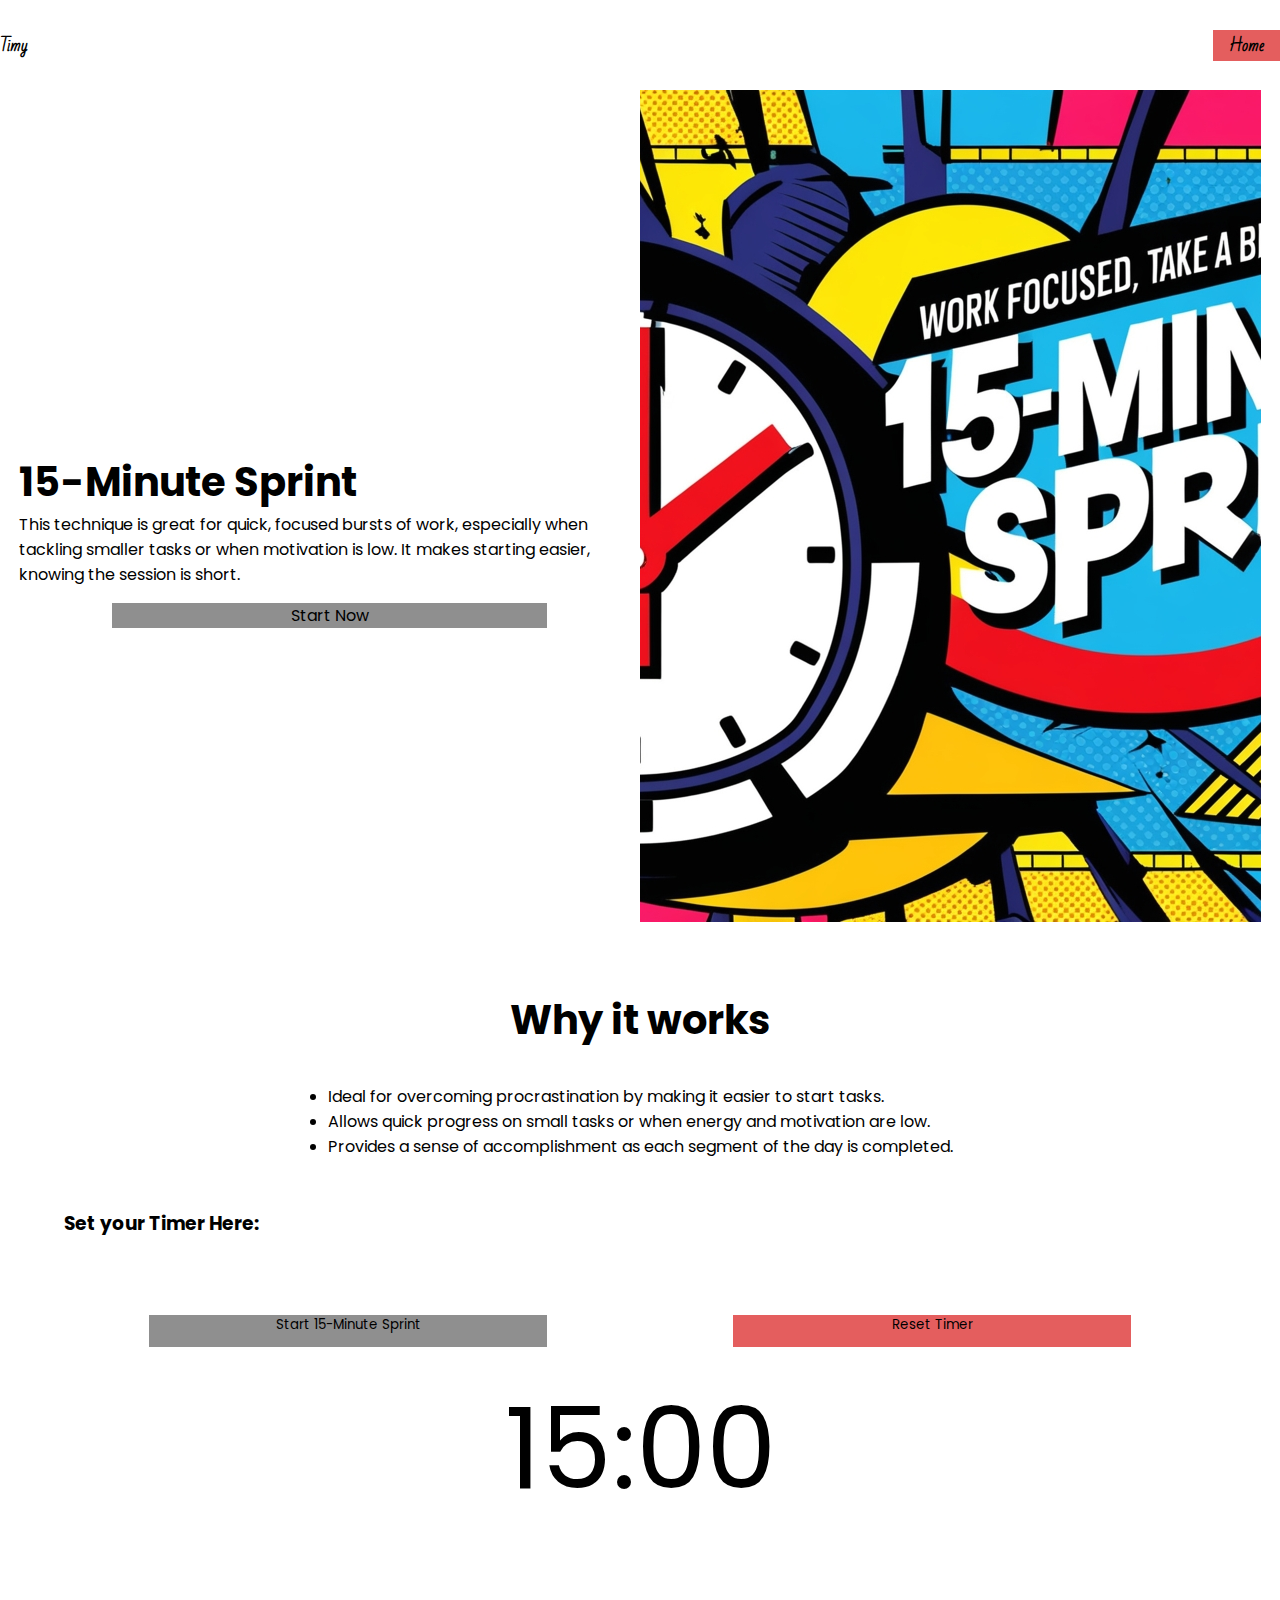
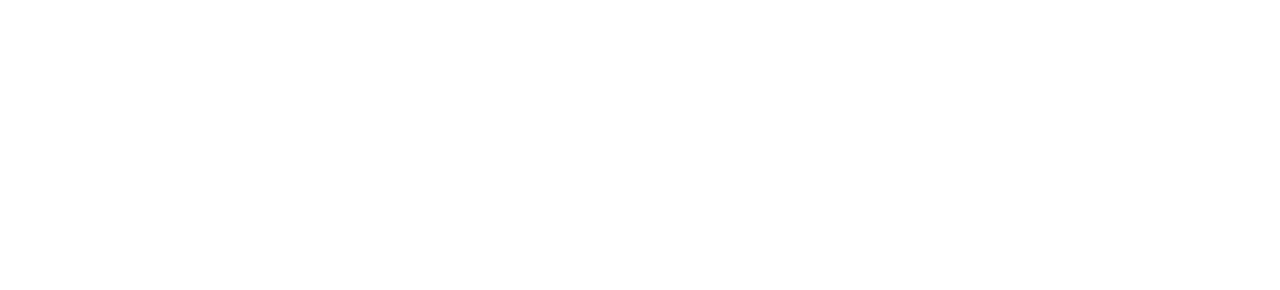
<file: timy/pages/15-minute.html>
<!DOCTYPE html>
<html lang="en">
<head>
    <meta charset="UTF-8">
    <meta name="viewport" content="width=device-width, initial-scale=1.0">
    <title>15-minute Technique</title>
   <link rel="stylesheet" href="pages.css">
</head>

<body>
    <header>
        <div class="logo">
             Timy
        </div>
        <nav>
             <a href="../index.html" class="home-btn">Home</a>
        </nav>
        
  </header>
    <section class="landing-page">
        <div class="landing-page-content">
            <h1>15-Minute Sprint</h1>
            <p>This technique is great for quick, focused bursts of work, 
            especially when tackling smaller tasks or when motivation is low.
            It makes starting easier, knowing the session is short.</p>
            
            <a href="#main-page" class="btn"> Start Now</a>

        </div>

        <div class="landing-page-image">
            <img src="../images/15-minute.jpg" alt="">
        </div>


    </section>

    <section id ="main-page">
        <h4>Why it works</h4>
        <ul>
            <li>Ideal for overcoming procrastination by making it easier to start tasks.</li>
            <li>Allows quick progress on small tasks or when energy and motivation are low.</li>
            <li>Provides a sense of accomplishment as each segment of the day is completed.</li>
         </ul>

         <h3>Set your Timer Here:</h3>

         <br>

         <div class="grid-container">

         <button onclick="startSprint()">Start 15-Minute Sprint</button>
         <button onclick="resetTimer()"class="reset">Reset Timer</button>

         </div>

         <div class="timer" id="timer">15:00</div>
    </section>
     
         <script src="15min-sprint-timer.js"></script>
</body>
</html>
</file>
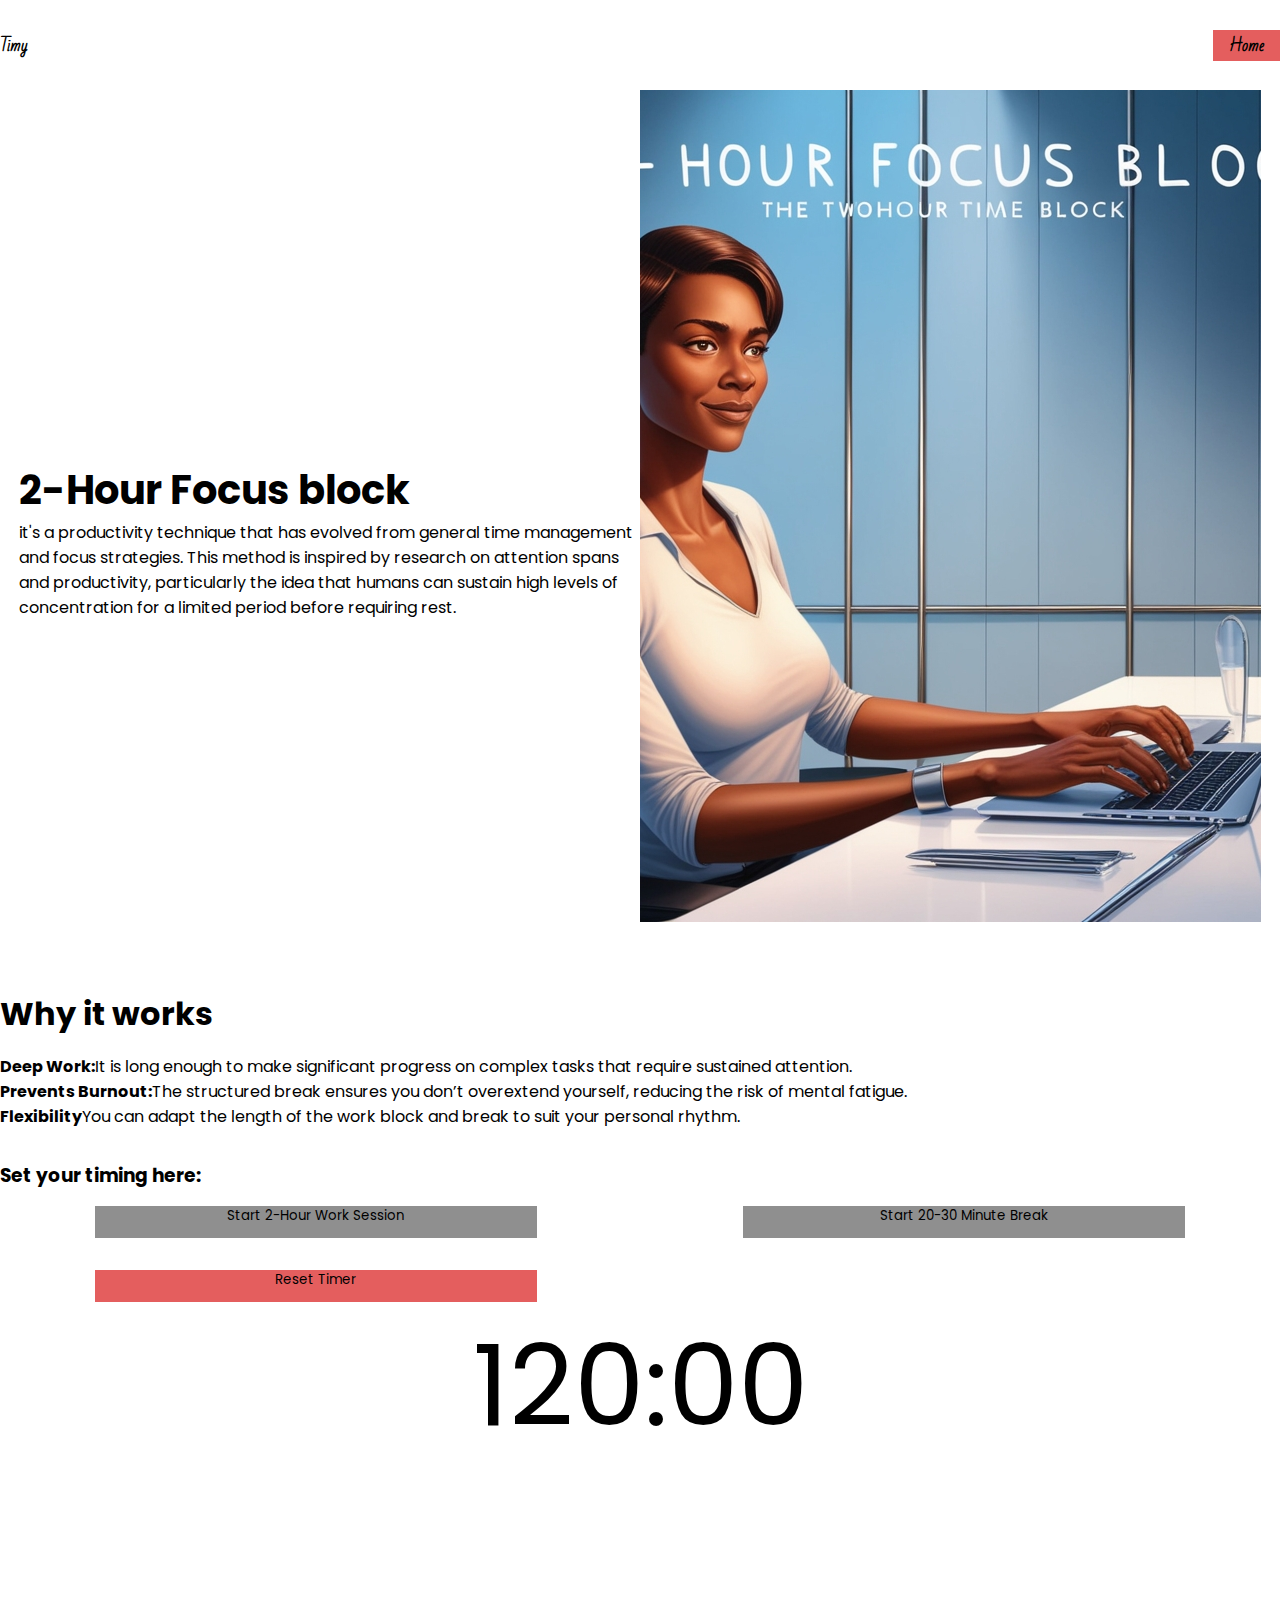
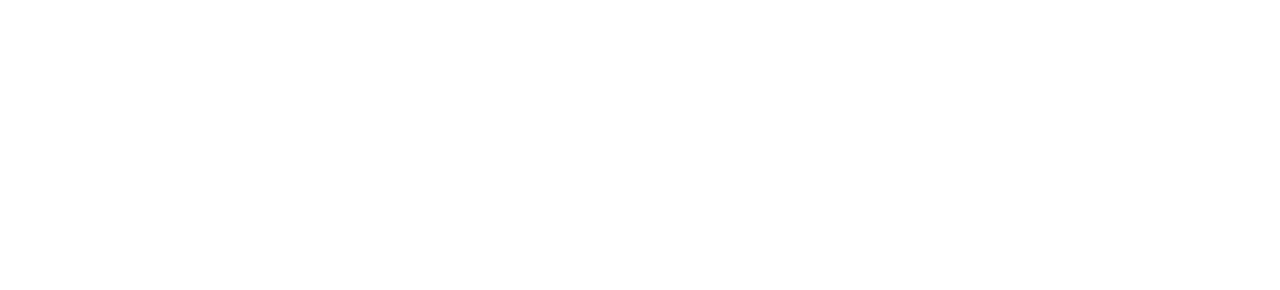
<file: timy/pages/2-hour.html>
<!DOCTYPE html>
<html lang="en">
<head>
    <meta charset="UTF-8">
    <meta name="viewport" content="width=device-width, initial-scale=1.0">
    <title>2-Hour Focus block</title>
    <link rel="stylesheet" href="pages.css">
    
</head>

<body>

    <header>
        <div class="logo">
             Timy
        </div>
        <nav>
             <a href="../index.html" class="home-btn">Home</a>
        </nav>
        
  </header>
  
    <section class="landing-page">

        <div class="landing-page-content">
            <h1>2-Hour Focus block</h1>

            <p>it's a productivity technique that has evolved from general time management and focus strategies.
            This method is inspired by research on attention spans and productivity, particularly the idea
            that humans can sustain high levels of concentration for a limited period before requiring rest.</p>

        </div>

        <div class="landing-page-image">
            <img src="../images/2-hr.jpg" alt="">
        </div>

    </section>
    
     
    <section class="main-page">
        <h4>Why it works</h4>

        <ul>
            <li><b>Deep Work:</b>It is long enough to make significant progress on complex tasks that require sustained attention.</li>
            <li><b>Prevents Burnout:</b>The structured break ensures you don’t overextend yourself, reducing the risk of mental fatigue.</li>
            <li><b>Flexibility</b>You can adapt the length of the work block and break to suit your personal rhythm.</li>
        </ul>

        <h3>Set your timing here:</h3>

        <div class="grid-container">

            <button onclick="startWorkSession()">Start 2-Hour Work Session</button>
            <button onclick="startBreak()">Start 20-30 Minute Break</button>
            <button onclick="resetTimer()"class="reset">Reset Timer</button>

        </div>

        <div class="timer" id="timer">120:00</div>

    </section>

    <script src="2hour-focus-timer.js"></script>
</body>
</html>
</file>
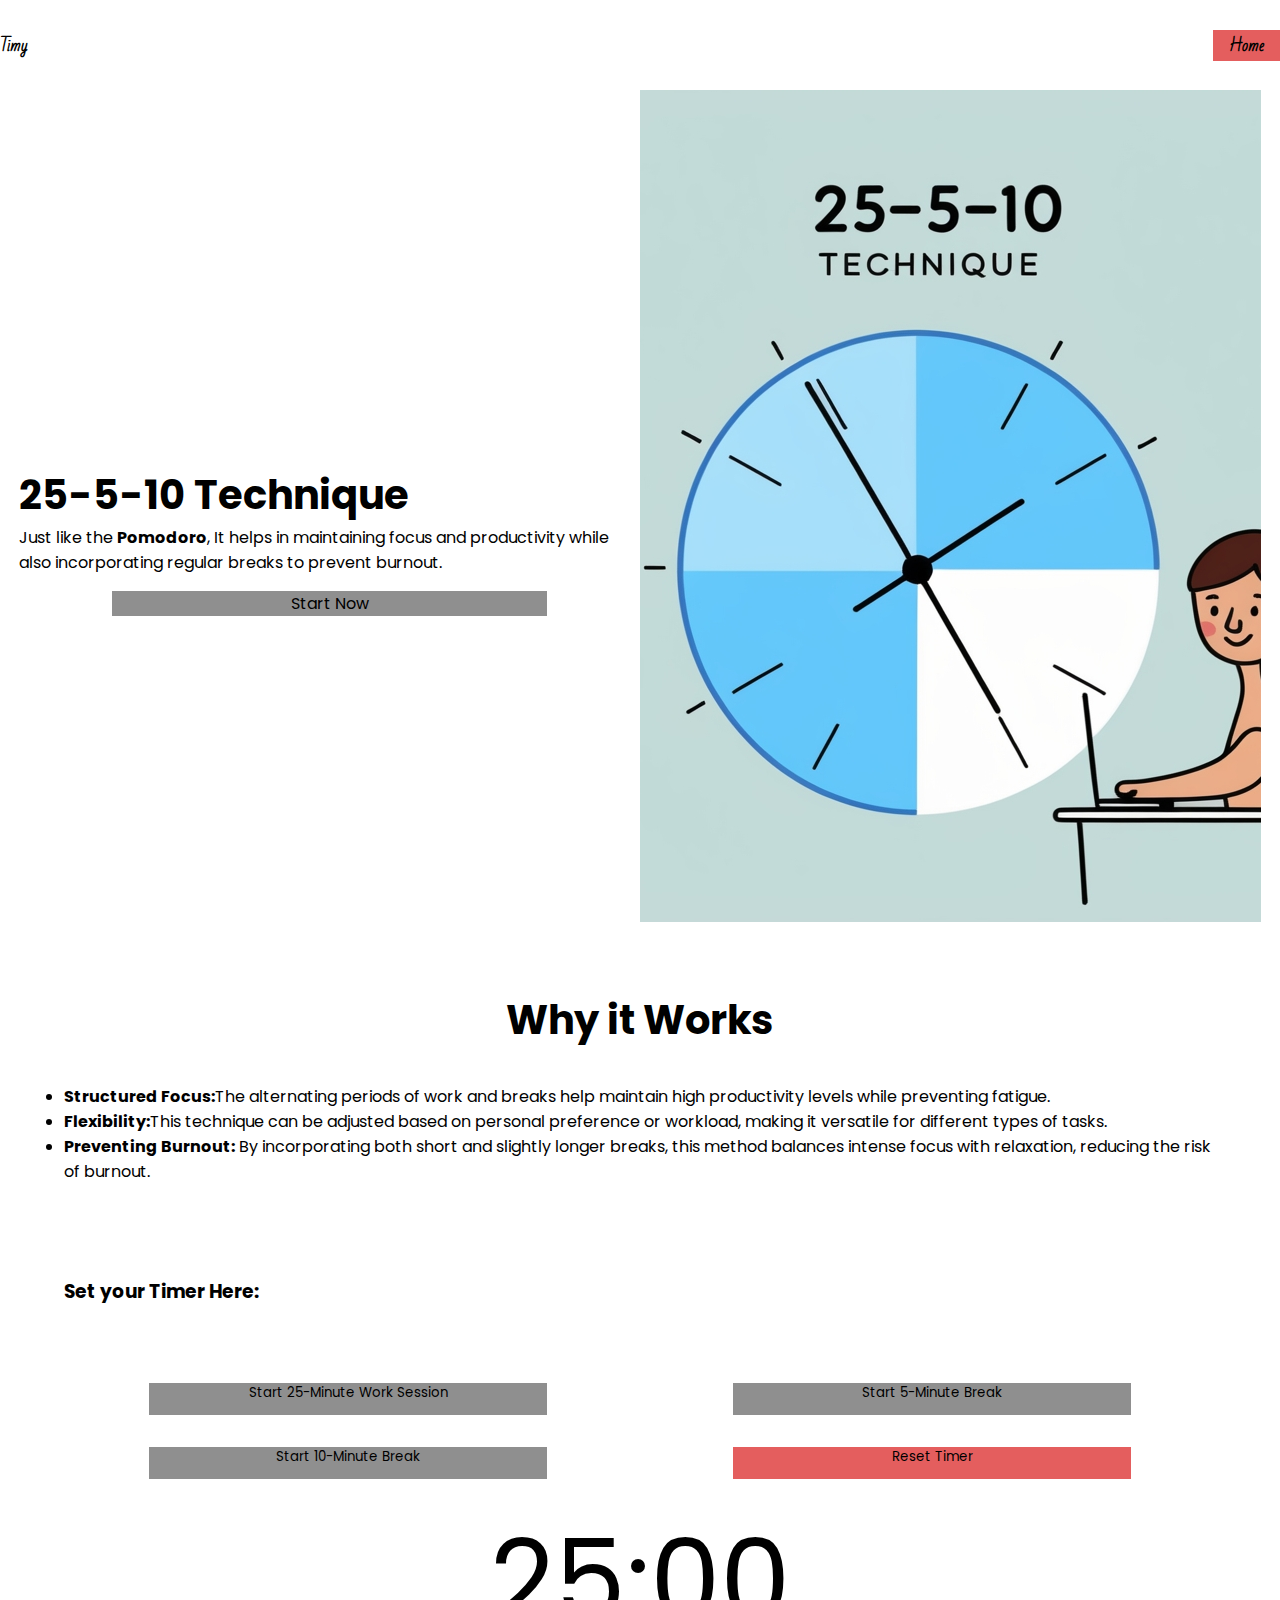
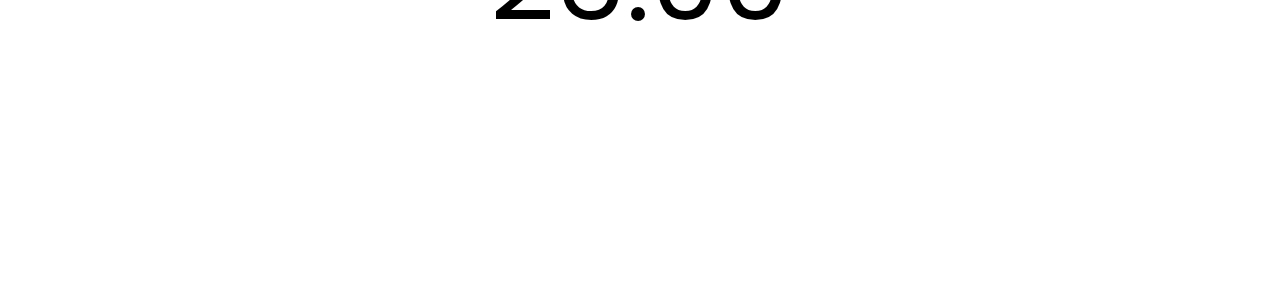
<file: timy/pages/25-5.html>
<!DOCTYPE html>
<html lang="en">
<head>
    <meta charset="UTF-8">
    <meta name="viewport" content="width=device-width, initial-scale=1.0">
    <title>25-5-10 Technique</title>
    <link rel="stylesheet" href="pages.css">
</head>

<body>

    <header>
        <div class="logo">
             Timy
        </div>
        <nav>
             <a href="../index.html" class="home-btn">Home</a>
        </nav>
        
  </header>
    <section class="landing-page">

        <div class="landing-page-content">
            <h1>25-5-10 Technique</h1>
            <p>Just like the <b>Pomodoro</b>,  It helps in maintaining focus and productivity
            while also incorporating regular breaks to prevent burnout.</p>

            <a href="#main-page" class="btn"> Start Now</a>
        </div>

        <div class="landing-page-image">
            <img src="../images/25-5-10.jpg" alt="">
        </div>
    </section>  
    <section id ="main-page">
        <h4>Why it Works</h4>
        <ul>
            <li><b>Structured Focus:</b>The alternating periods of work and breaks help maintain
                high productivity levels while preventing fatigue.</li>
            <li><b>Flexibility:</b>This technique can be adjusted based on personal preference or workload,
                making it versatile for different types of tasks.</li>
            <li><b>Preventing Burnout:</b> By incorporating both short and slightly longer breaks, 
                this method balances intense focus with relaxation, reducing the risk of burnout.</li>
        </ul>

        <br>
        <h3>Set your Timer Here:</h3>
        <br>
        
        <div class="grid-container">
            <button onclick="start25MinuteWorkSession()">Start 25-Minute Work Session</button>
            <button onclick="start5MinuteBreak()">Start 5-Minute Break</button>
            <button onclick="start10MinuteBreak()">Start 10-Minute Break</button>
            <button onclick="resetTimer()"class="reset">Reset Timer</button>
        </div>

        <div class="timer" id="timer">25:00</div>
    </section>

    <script src="25-5-10-timer.js"></script>

</body>
</html>
</file>
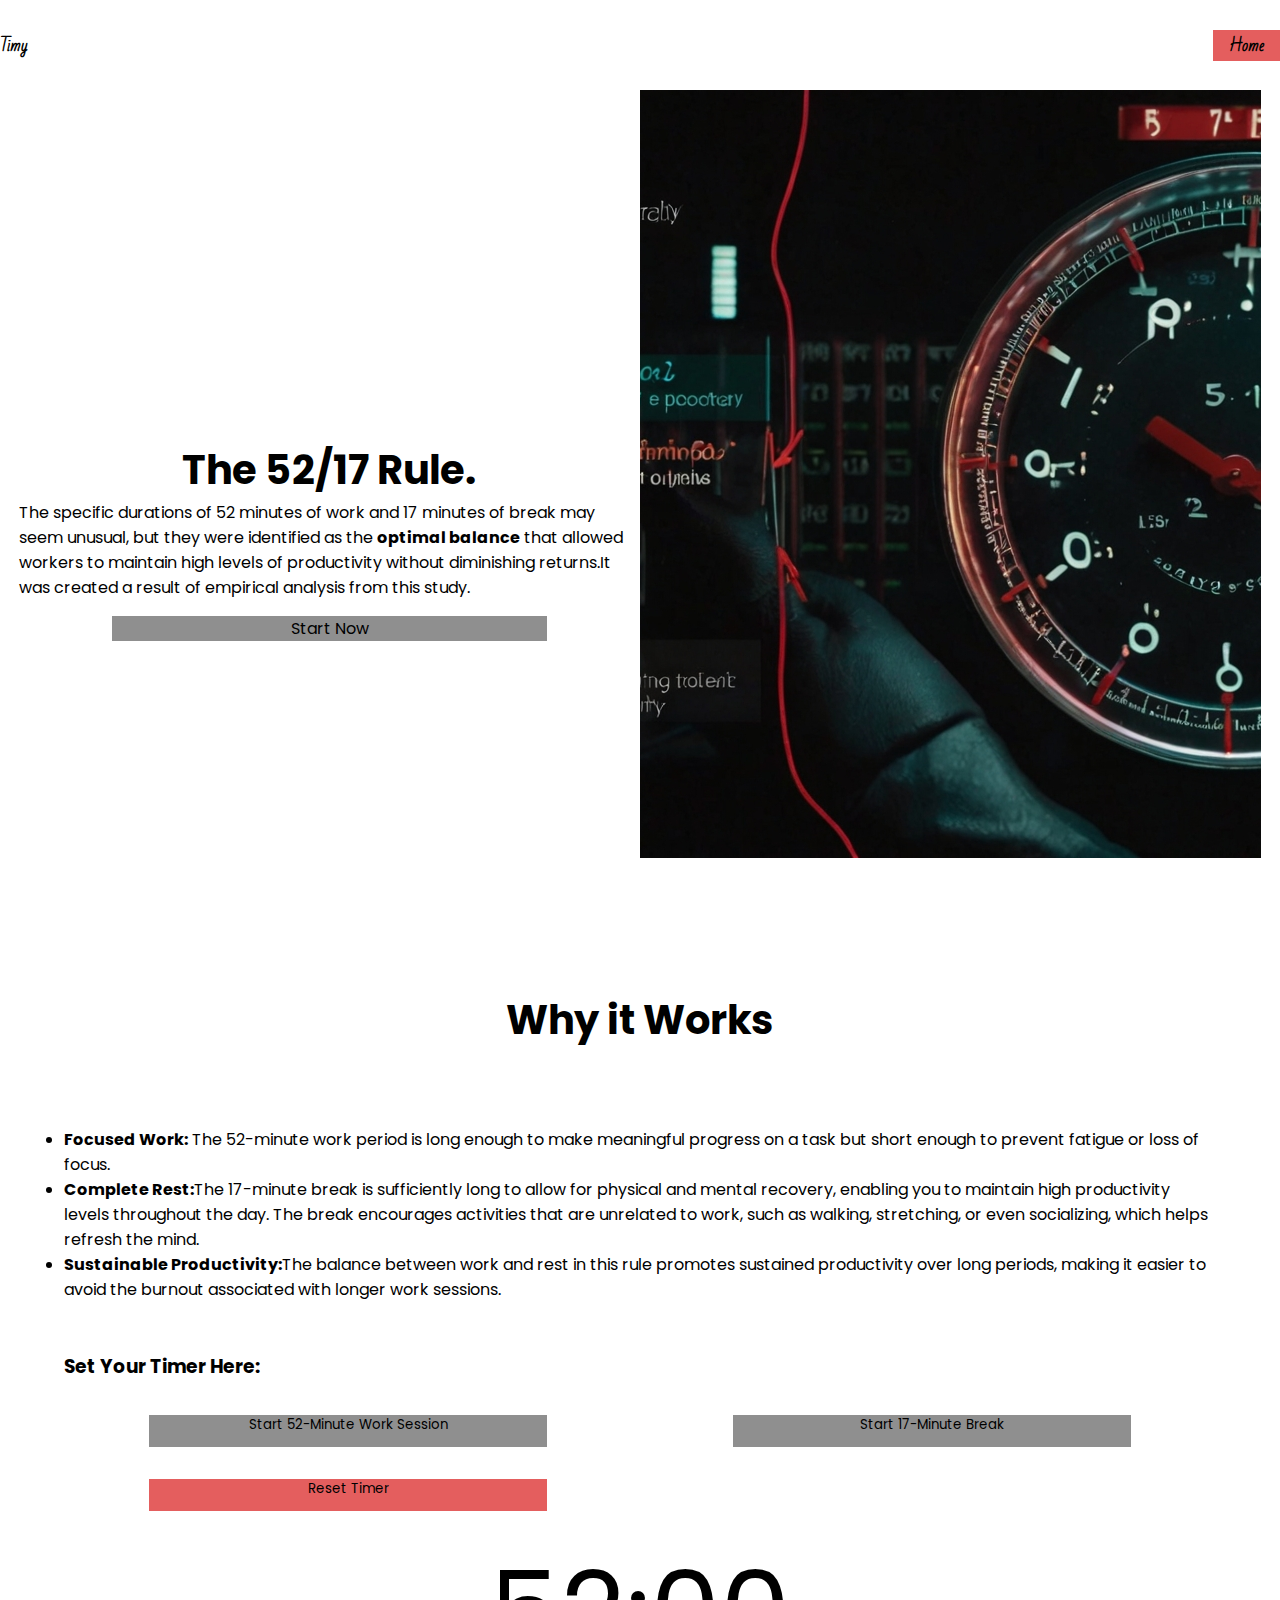
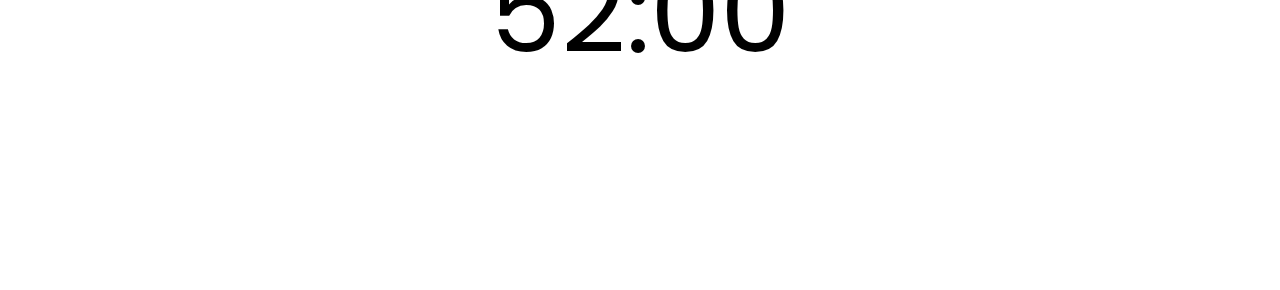
<file: timy/pages/52-17.html>
<!DOCTYPE html>
<html lang="en">
<head>
    <meta charset="UTF-8">
    <meta name="viewport" content="width=device-width, initial-scale=1.0">
    <title>52/17 Rule</title>
    <link rel="stylesheet" href="pages.css">
</head>

<body>
    <header>
        <div class="logo">
             Timy
        </div>
        <nav>
             <a href="../index.html" class="home-btn">Home</a>
        </nav>
        
  </header>
    <section class="landing-page">
        <div class="landing-page-content">
            <center><h1>The 52/17 Rule.</h1></center>
            <p>The specific durations of 52 minutes of work and 17 minutes of break may seem unusual,
            but they were identified as the  <b>optimal balance</b> that allowed workers to maintain high 
            levels of productivity without diminishing returns.It was created a result of empirical analysis from this study.</p>
            <a href="#main-page" class="btn"> Start Now</a>
        </div>

        <div class="landing-page-image">
            <img src="../images/5217-.jpg" alt="">
        </div>


    </section>
    <section id ="main-page">

        <h4>Why it Works</h4>
        <br>
        <ul>
            <li><b>Focused Work:</b> The 52-minute work period is long enough to make meaningful progress on a task 
            but short enough to prevent fatigue or loss of focus.</li>
            <li><b>Complete Rest:</b>The 17-minute break is sufficiently long to allow for physical and mental recovery,
            enabling you to maintain high productivity levels throughout the day. 
            The break encourages activities that are unrelated to work, such as walking, stretching,
            or even socializing, which helps refresh the mind.</li>
            <li><b>Sustainable Productivity:</b>The balance between work and rest in this rule promotes sustained productivity
            over long periods, making it easier to avoid the burnout associated with longer work sessions.</li>
        </ul>

        <h3>Set Your Timer Here:</h3>
        
        <div class="grid-container">
            <button onclick="startWorkSession()">Start 52-Minute Work Session</button>
            <button onclick="startBreak()">Start 17-Minute Break</button>
            <button onclick="resetTimer()"class="reset">Reset Timer</button>
        </div>   
        <div class="timer" id="timer">52:00</div>

    </section>

    <script src="52-17-timer.js"></script>
</body>
</html>
</file>
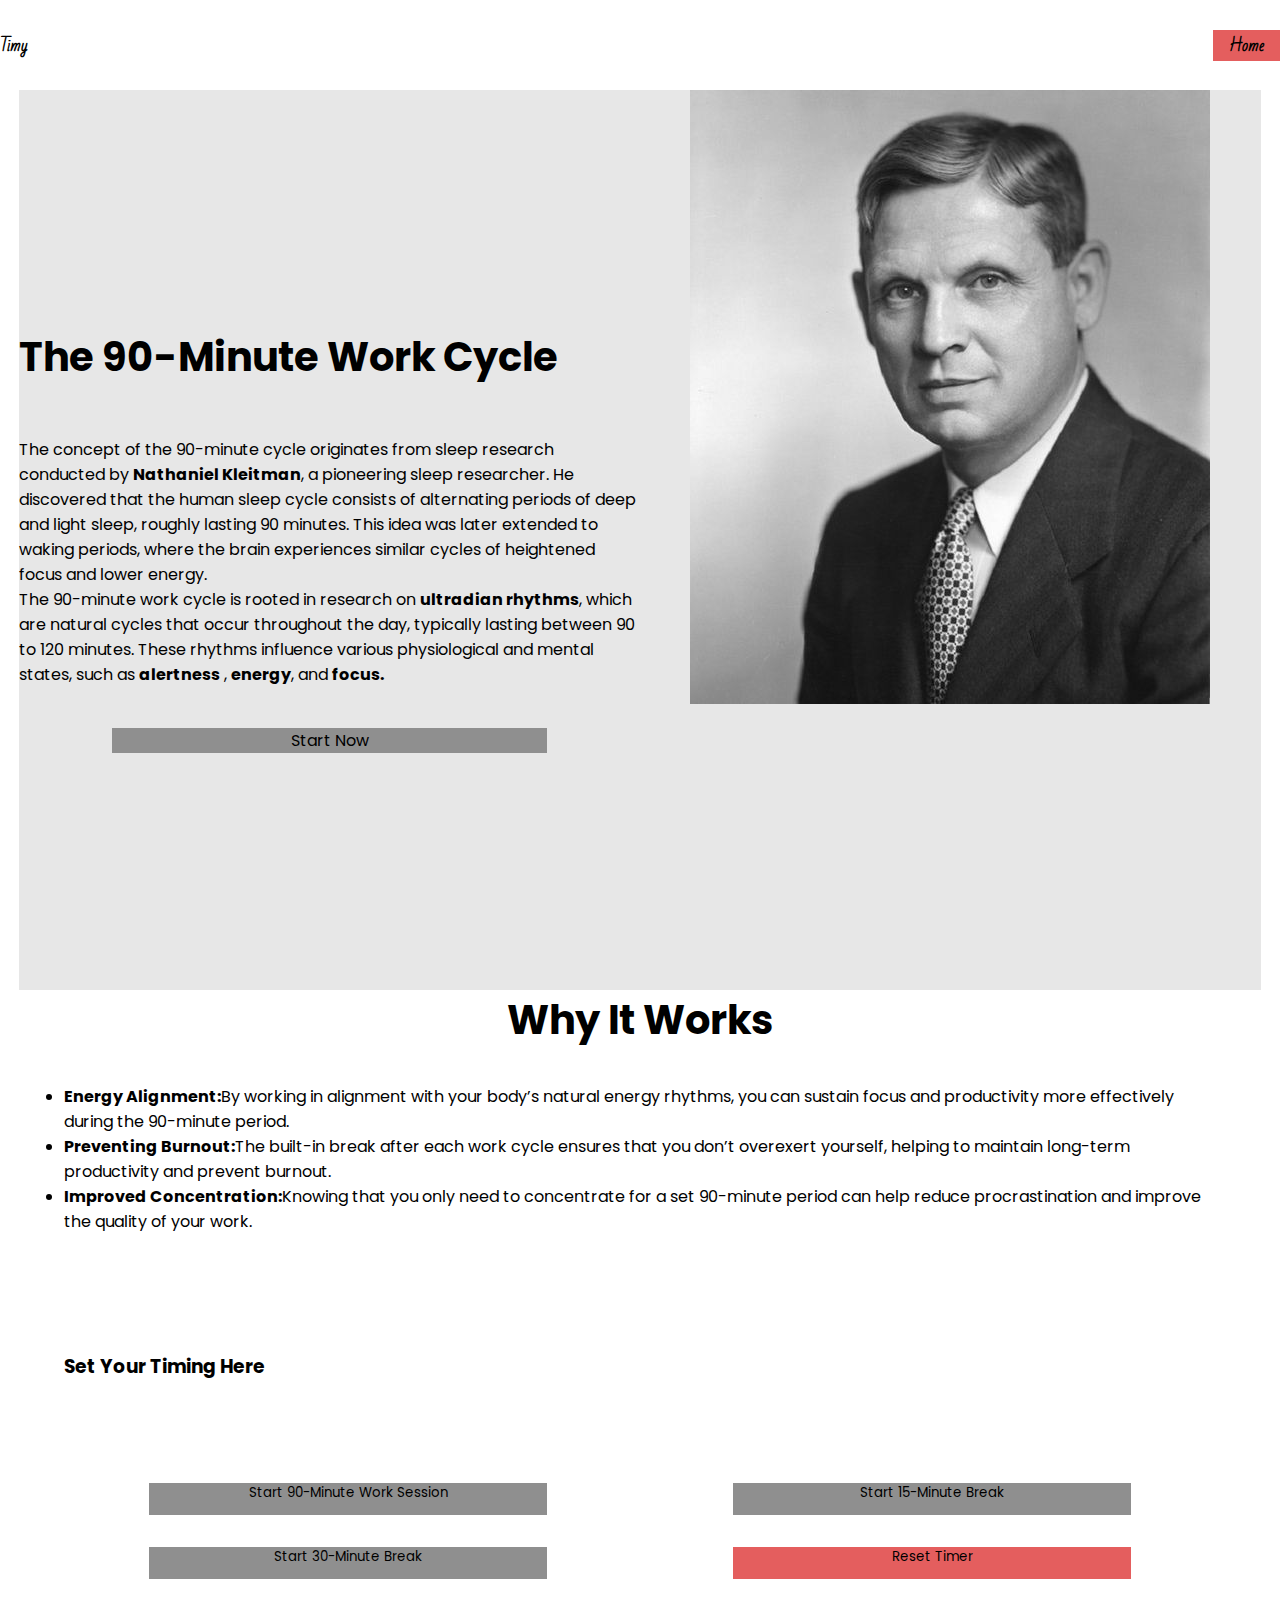
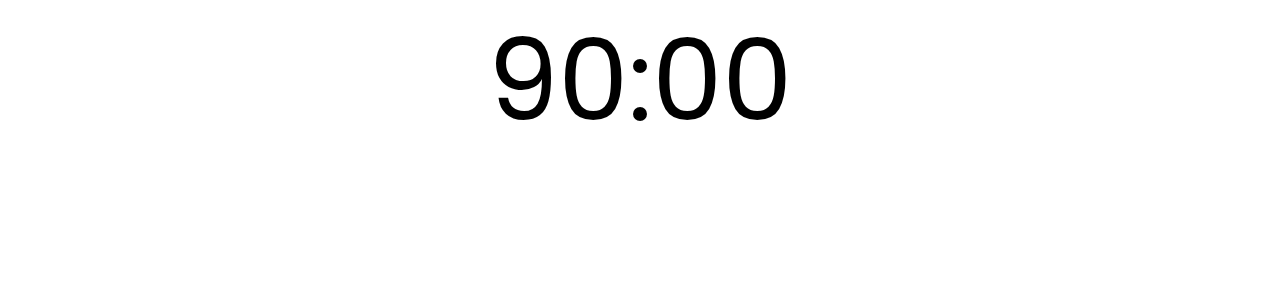
<file: timy/pages/90-minute.html>
<!DOCTYPE html>
<html lang="en">
<head>
    <meta charset="UTF-8">
    <meta name="viewport" content="width=device-width, initial-scale=1.0">
    <title>90-Minute Cycle</title>
    <link rel="stylesheet" href="pages.css">
</head>

<body>
    <header>
          <div class="logo">
               Timy
          </div>
          <nav>
               <a href="../index.html" class="home-btn">Home</a>
          </nav>
          
    </header>

    <section style="background-color: #E7E7E7;" class="landing-page">

          <div  class="landing-page-content">
               <h1>The 90-Minute Work Cycle</h1>
               <br>
               <br>
               <p>
                    The concept of the 90-minute cycle originates from sleep research conducted by <b>Nathaniel Kleitman</b>,
                    a pioneering sleep researcher. He discovered that the human sleep cycle consists of 
                    alternating periods of deep and light sleep, roughly lasting 90 minutes. 
                    This idea was later extended to waking periods, where the brain experiences
                    similar cycles of heightened focus and lower energy. <br>
                    The 90-minute work cycle is rooted in research on <b>ultradian rhythms</b>,
                    which are natural cycles that occur throughout the day, typically lasting between 90 to 120 minutes.
                    These rhythms influence various physiological and mental states, such as <b>alertness</b> , <b>energy</b>, and <b>focus.</b>

                   
               </p>
               <br>

               <a href="#main-page" class="btn"> Start Now</a>
          </div> 

          <div class="landing-page-image">
               <img src="../images/nathaniel.jfif" alt="">
           </div>

     </section>


     <section id ="main-page">

          <h4>Why It Works</h4>
          <ul>
               <li><b>Energy Alignment:</b>By working in alignment with your body’s natural energy rhythms,
                    you can sustain focus and productivity more effectively during the 90-minute period.</li>
               <li><b>Preventing Burnout:</b>The built-in break after each work cycle ensures that you don’t
                    overexert yourself, helping to maintain long-term productivity and prevent burnout.</li>
               <li><b>Improved Concentration:</b>Knowing that you only need to concentrate for a set 90-minute
                    period can help reduce procrastination and improve the quality of your work.</li>
          </ul>
          <br>
          <br>
          <h3>Set Your Timing Here</h3>
          <br>
          <br>

          <div class="grid-container">
               <button onclick="startWorkCycle()">Start 90-Minute Work Session</button>
               <button onclick="startBreak(15)">Start 15-Minute Break</button>
               <button onclick="startBreak(30)">Start 30-Minute Break</button>
               <button onclick="resetTimer()" class="reset">Reset Timer</button>
          </div>

          <div class="timer" id="timer">90:00</div>

          

     </section>


    <script src="90min-timer.js"></script>
</body>
</html>
</file>
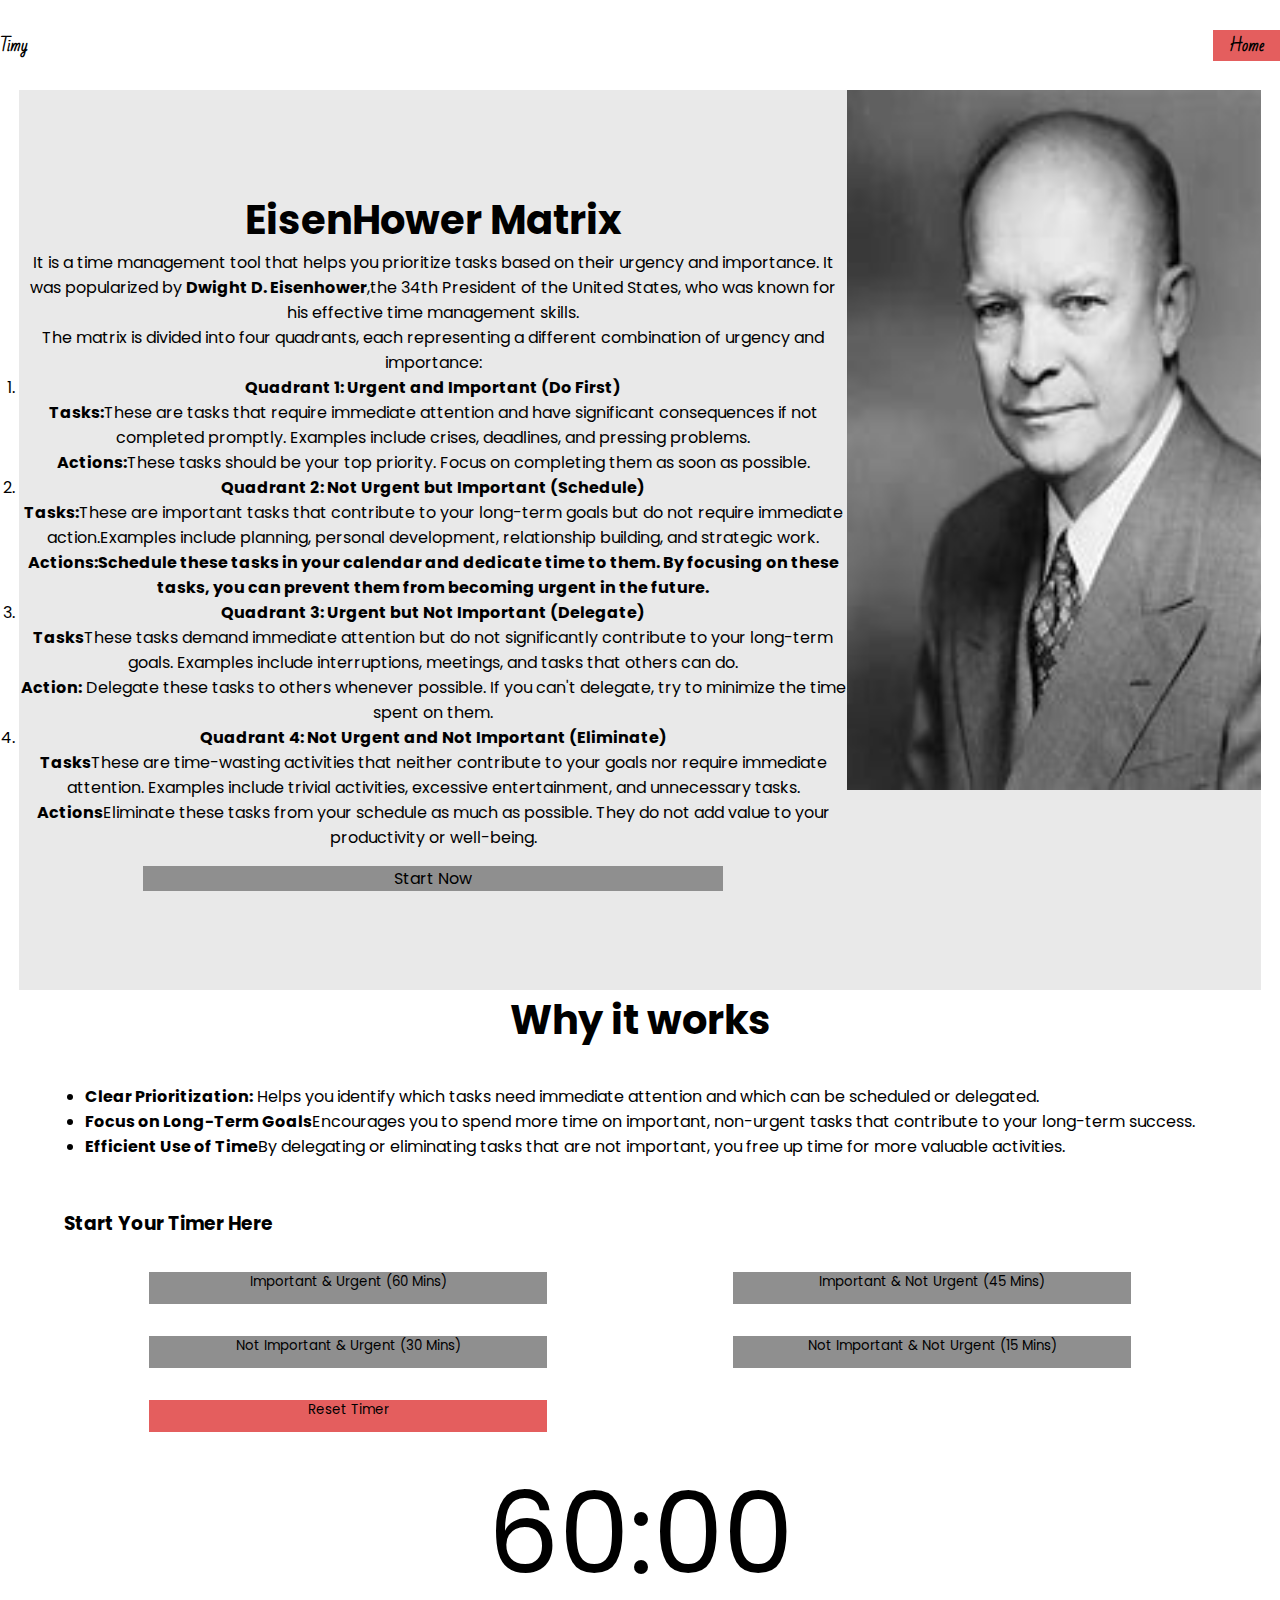
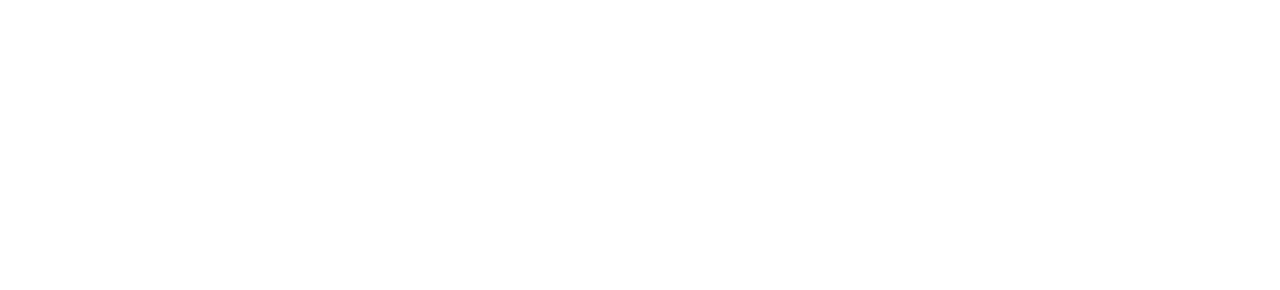
<file: timy/pages/eisen.html>
<!DOCTYPE html>
<html lang="en">
<head>
    <meta charset="UTF-8">
    <meta name="viewport" content="width=device-width, initial-scale=1.0">
    <title>EisenHower Matrix session</title>
    <link rel="stylesheet" href="pages.css">
</head>
<style>
    .landing-page-content{
        width: 100%;
        text-align: center;
    }
</style>
<body>

    <header>
        <div class="logo">
             Timy
        </div>
        <nav>
             <a href="../index.html" class="home-btn">Home</a>
        </nav>
        
  </header>
  
    <section style="background-color: #E9E9E9;" class="landing-page">
        <div class="landing-page-content">
            
        <h1>EisenHower Matrix</h1>
        <p>It is a time management tool that helps you prioritize tasks based on their urgency and importance.
        It was popularized by <b> Dwight D. Eisenhower</b>,the 34th President of the United States, 
        who was known for his effective time management skills. <br> The matrix is divided into four quadrants,
        each representing a different combination of urgency and importance:</p>
        <p>
        <ol>
            <li><b>Quadrant 1: Urgent and Important (Do First)</b> <br> <b>Tasks:</b>These are tasks that require immediate attention and have 
            significant consequences if not completed promptly.
            Examples include crises, deadlines, and pressing problems. <br> <b>Actions:</b>These tasks should be your top priority. 
            Focus on completing them as soon as possible.</li>
            <li><b>Quadrant 2: Not Urgent but Important (Schedule)</b> <br> <b>Tasks:</b>These are important tasks that contribute to your long-term
            goals but do not require immediate action.Examples include planning, personal development, relationship building, and strategic work.
            <br> <b>Actions:Schedule these tasks in your calendar and dedicate time to them. 
            By focusing on these tasks, you can prevent them from becoming urgent in the future.</b></li>
            <li><b>Quadrant 3: Urgent but Not Important (Delegate)</b> <br> <b>Tasks</b>These tasks demand immediate attention but do not significantly contribute to your long-term goals.
            Examples include interruptions, meetings, and tasks that others can do. <br> <b>Action:</b> Delegate these tasks to others whenever possible.
            If you can't delegate, try to minimize the time spent on them.</li>
            <li><b>Quadrant 4: Not Urgent and Not Important (Eliminate)</b><br><b>Tasks</b>These are time-wasting activities that neither contribute to your goals nor require immediate attention.
            Examples include trivial activities, excessive entertainment, and unnecessary tasks. <br><b>Actions</b>Eliminate these tasks from your schedule as much as possible. 
            They do not add value to your productivity or well-being.</li>
        </ol>
        </p>
        <a href="#main-page" class="btn"> Start Now</a>
        </div>
        
        <div class="landing-page-image">
            <img style="width: 500px; height: 700px;" src="../images/dwight.jfif" alt="">
        </div>

    </section>
        <section id ="main-page">
            <h4>Why it works</h4>
            <ul>
                <li><b>Clear Prioritization:</b> Helps you identify which tasks need immediate attention and which can be scheduled or delegated.</li>
                <li><b>Focus on Long-Term Goals</b>Encourages you to spend more time on important, non-urgent tasks that contribute to your long-term success.</li>
                <li><b>Efficient Use of Time</b>By delegating or eliminating tasks that are not important, you free up time for more valuable activities.</li>
            </ul>
            <h3>Start Your Timer Here</h3>
                <div class="grid-container">
                    <button onclick="startImportantUrgent()">Important & Urgent (60 mins)</button>
                    <button onclick="startImportantNotUrgent()">Important & Not Urgent (45 mins)</button>
                    <button onclick="startNotImportantUrgent()">Not Important & Urgent (30 mins)</button>
                    <button onclick="startNotImportantNotUrgent()">Not Important & Not Urgent (15 mins)</button>
                    <button onclick="resetTimer()"class="reset">Reset Timer</button>
                </div>

                <div class="timer" id="timer">60:00</div>
        </section>
        <script src="eisenhower-timer.js"></script>
</body>
</html>
</file>
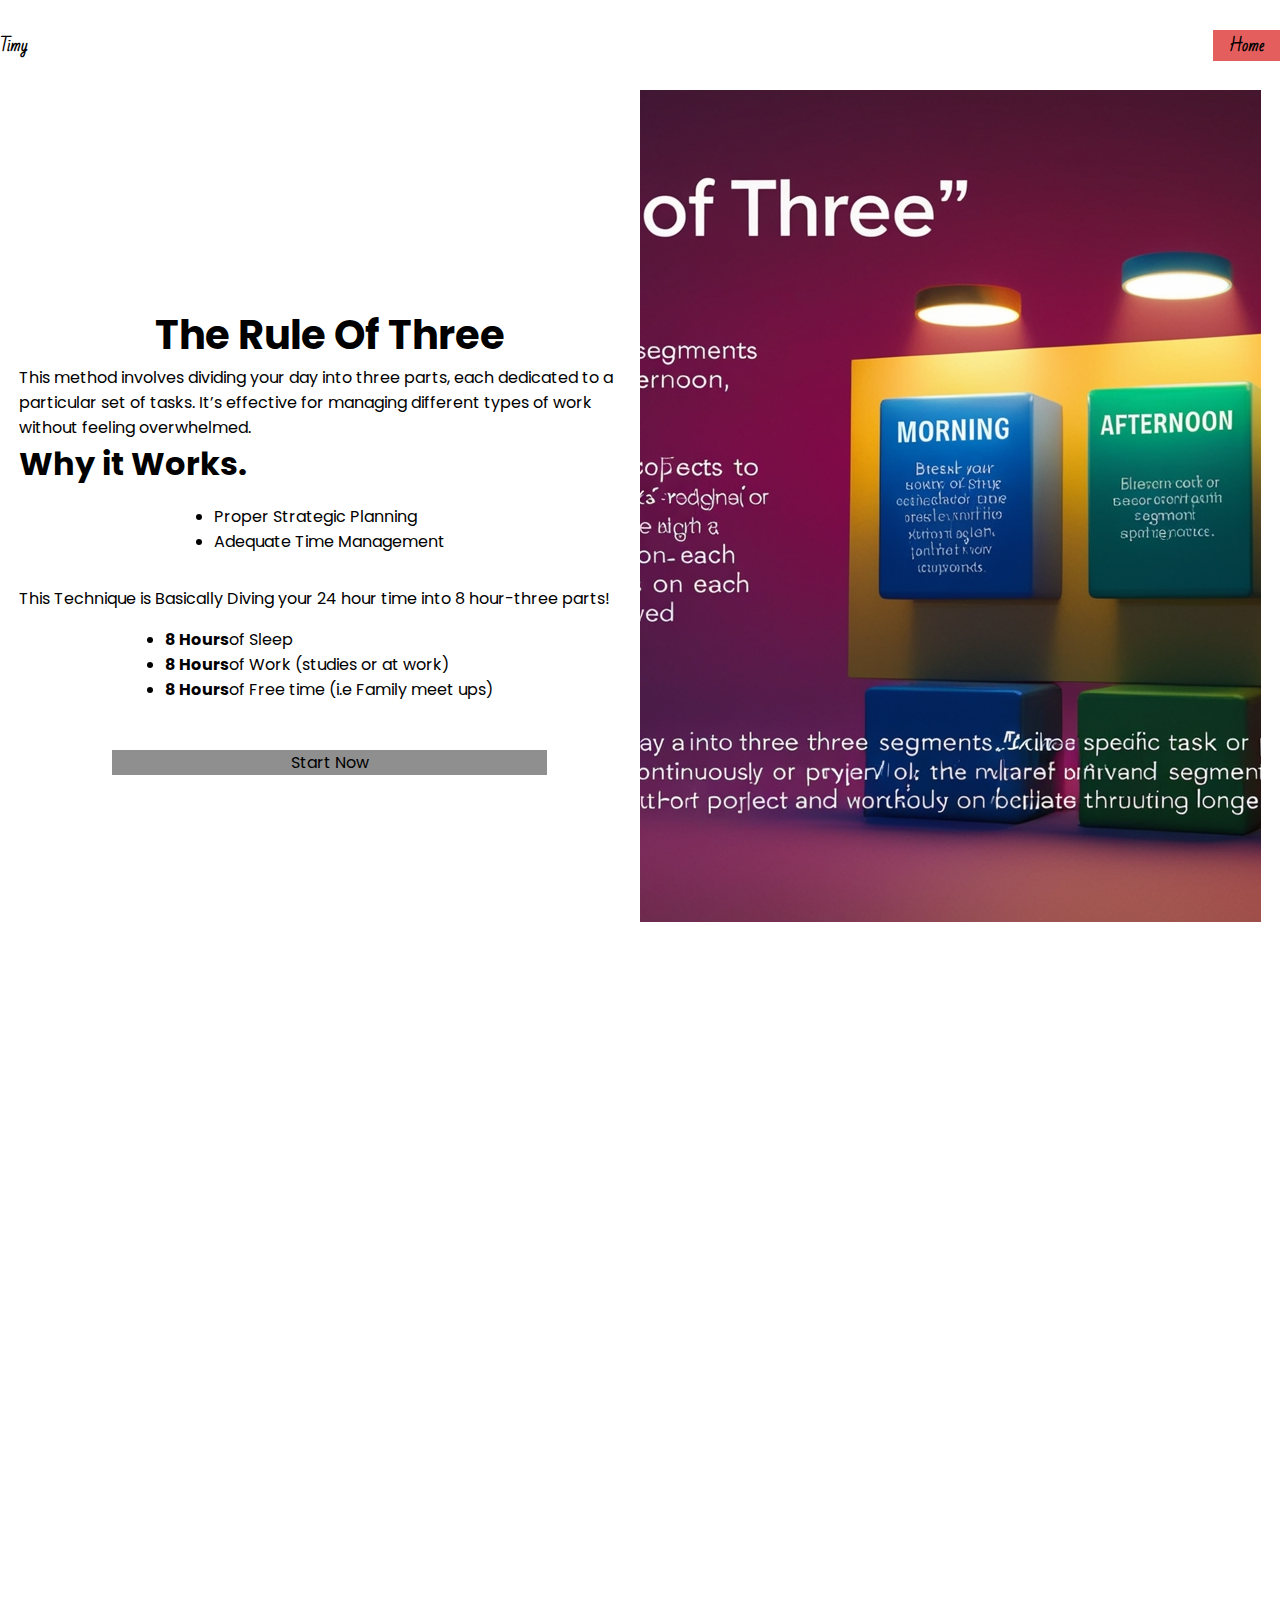
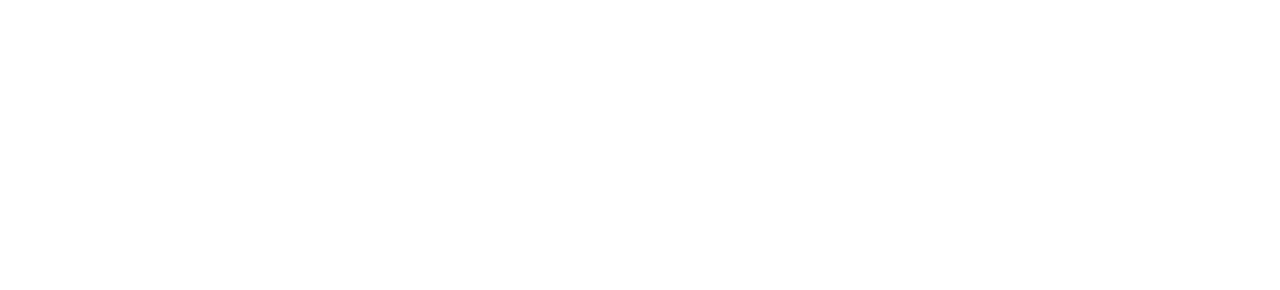
<file: timy/pages/rule-of.html>
<!DOCTYPE html>
<html lang="en">
<head>
    <meta charset="UTF-8">
    <meta name="viewport" content="width=device-width, initial-scale=1.0">
    <title>Rule Of Three</title>
    <link rel="stylesheet" href="pages.css">
</head>

<body>

    <header>
        <div class="logo">
             Timy
        </div>
        <nav>
             <a href="../index.html" class="home-btn">Home</a>
        </nav>
        
  </header>
    <section class="landing-page">
        <div class="landing-page-content">
            <center><h1>The Rule Of Three</h1></center>
            <p>This method involves dividing your day into three parts, each dedicated to a particular set of tasks.
            It’s effective for managing different types of work without feeling overwhelmed.</p>
            <h4>Why it Works.</h4>
            <ul>
                <li>Proper Strategic Planning</li>
                <li>Adequate Time Management</li>
            </ul>
            <p>This Technique is Basically Diving your 24 hour time into 8 hour-three parts!</p>
            <ul>
                <li><b>8 Hours</b>of Sleep</li>
                <li><b>8 Hours</b>of Work (studies or at work)</li>
                <li><b>8 Hours</b>of Free time (i.e Family meet ups)</li>
            </ul>

            <a href="#main-page" class="btn"> Start Now</a>
        </div>

        <div class="landing-page-image">
            <img src="../images/rule-of-3.jpg" alt="">
        </div>

    </section>

    <section id ="main-page">

       <!-- 
        
      ============ just Edit the content=============
       
       <h4>Why It Works</h4>
        <ul>
             <li><b>Energy Alignment:</b>By working in alignment with your body’s natural energy rhythms,
                  you can sustain focus and productivity more effectively during the 90-minute period.</li>
             <li><b>Preventing Burnout:</b>The built-in break after each work cycle ensures that you don’t
                  overexert yourself, helping to maintain long-term productivity and prevent burnout.</li>
             <li><b>Improved Concentration:</b>Knowing that you only need to concentrate for a set 90-minute
                  period can help reduce procrastination and improve the quality of your work.</li>
        </ul>
        <br>
        <br>
        <h3>Set Your Timing Here</h3>
        <br>
        <br>

        <div class="grid-container">
             <button onclick="startWorkCycle()">Start 90-Minute Work Session</button>
             <button onclick="startBreak(15)">Start 15-Minute Break</button>
             <button onclick="startBreak(30)">Start 30-Minute Break</button>
             <button onclick="resetTimer()" class="reset">Reset Timer</button>
        </div>

        <div class="timer" id="timer">90:00</div>
 -->
    </section>
</body>
</html>
</file>
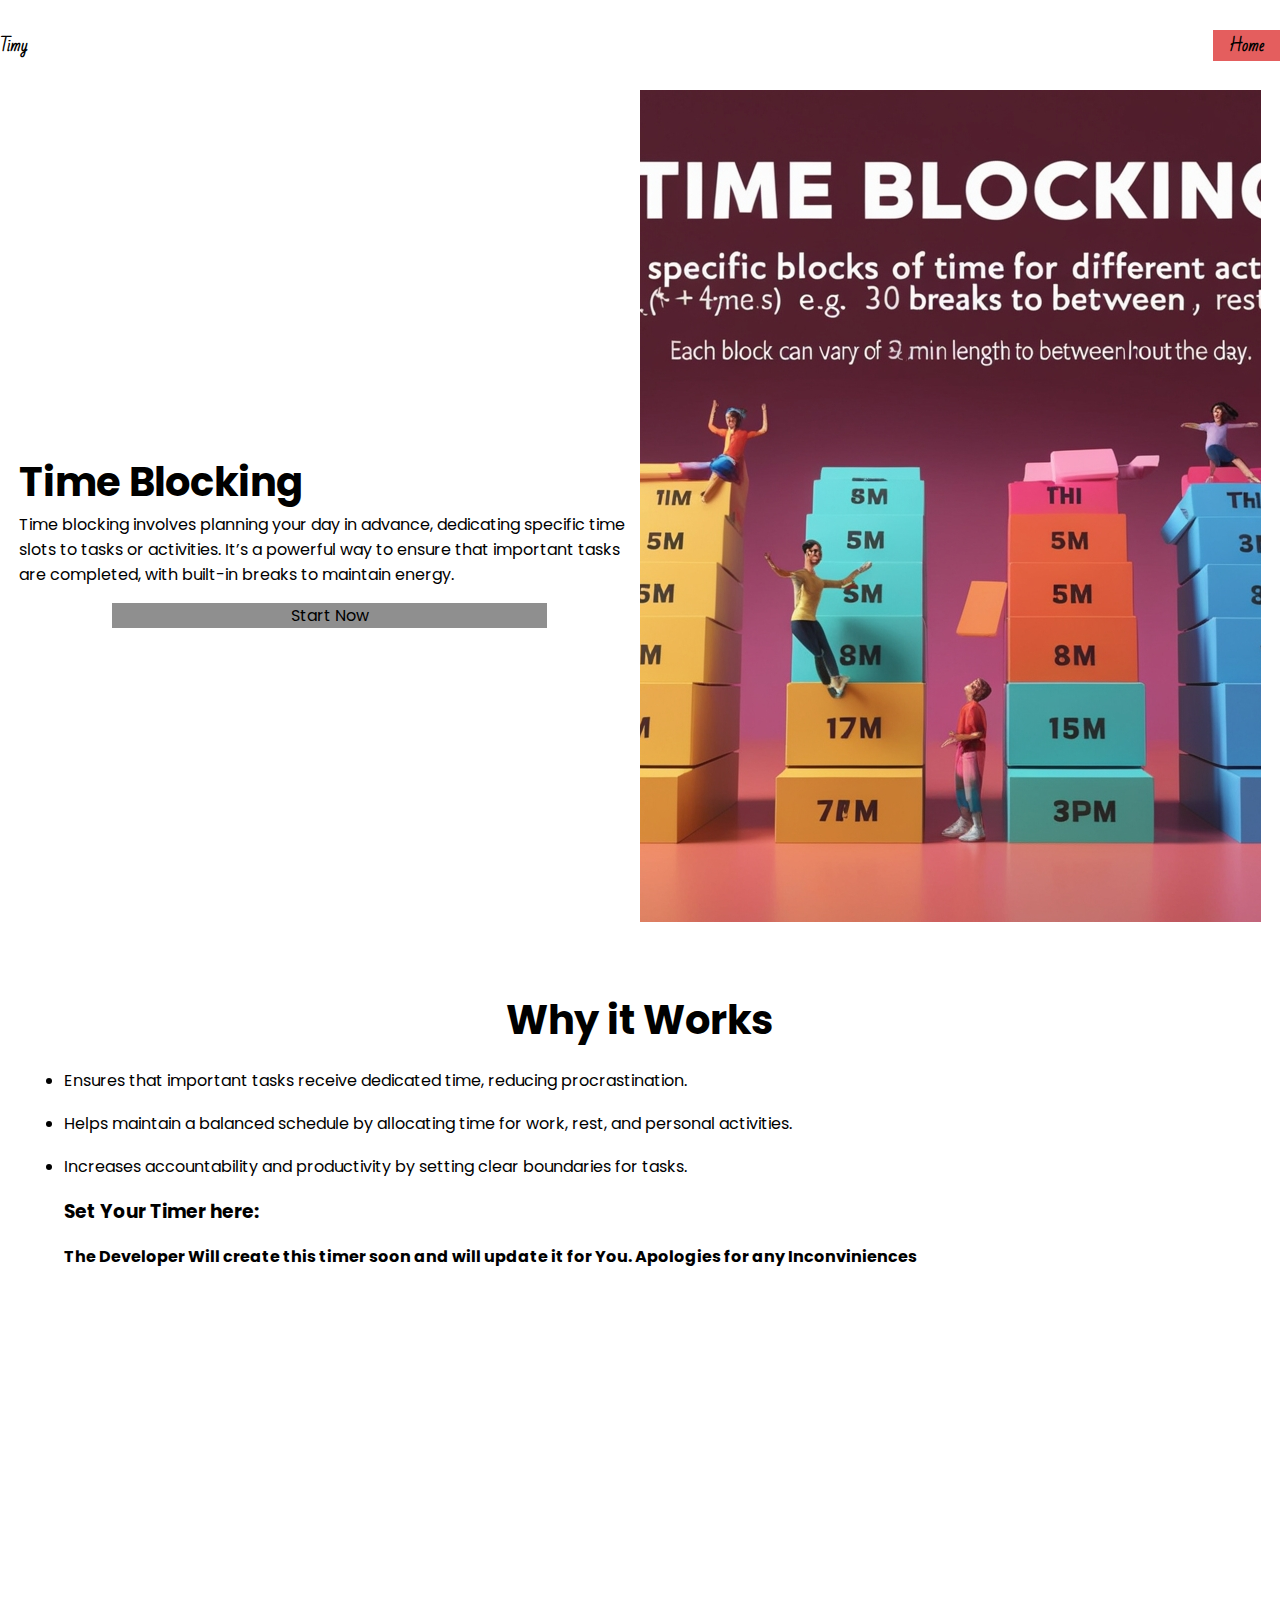
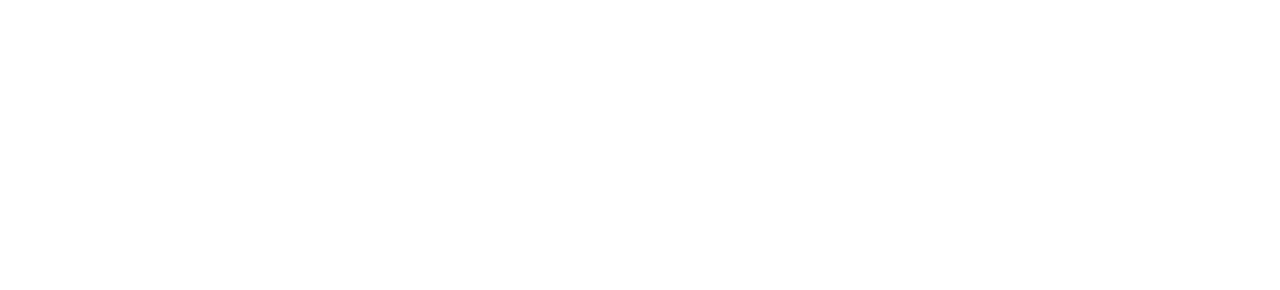
<file: timy/pages/time-block.html>
<!DOCTYPE html>
<html lang="en">
<head>
    <meta charset="UTF-8">
    <meta name="viewport" content="width=device-width, initial-scale=1.0">
    <title>Time Blocking</title>
    <link rel="stylesheet" href="pages.css">
</head>

<body>
    <header>
        <div class="logo">
             Timy
        </div>
        <nav>
             <a href="../index.html" class="home-btn">Home</a>
        </nav>
        
  </header>
  
    <section class="landing-page">

        <div class="landing-page-content">
            <h1>Time Blocking</h1>
            <p>Time blocking involves planning your day in advance, dedicating specific time slots to tasks or activities.
            It’s a powerful way to ensure that important tasks are completed, with built-in breaks to maintain energy.</p>

            <a href="#main-page" class="btn"> Start Now</a>
        </div>

        <div class="landing-page-image">
            <img src="../images/time-block.jpg" alt="">
        </div>
    </section>



    <section id ="main-page">

            <h4>Why it Works</h4>
            <li>Ensures that important tasks receive dedicated time, reducing procrastination.</li>
            <li>Helps maintain a balanced schedule by allocating time for work, rest, and personal activities.</li>
            <li>Increases accountability and productivity by setting clear boundaries for tasks.</li>
            <h3>Set Your Timer here:</h3>
            
            <b>The Developer Will create this timer soon and will update it for You. Apologies for any Inconviniences</b>



          <!-- *******Edit this content ************ 
             <div class="grid-container">
                <button onclick="startWorkCycle()">Start 90-Minute Work Session</button>
                <button onclick="startBreak(15)">Start 15-Minute Break</button>
                <button onclick="startBreak(30)">Start 30-Minute Break</button>
                <button onclick="resetTimer()" class="reset">Reset Timer</button>
        </div>

        <div class="timer" id="timer">90:00</div> -->
</section>


</body>
</html>
</file>
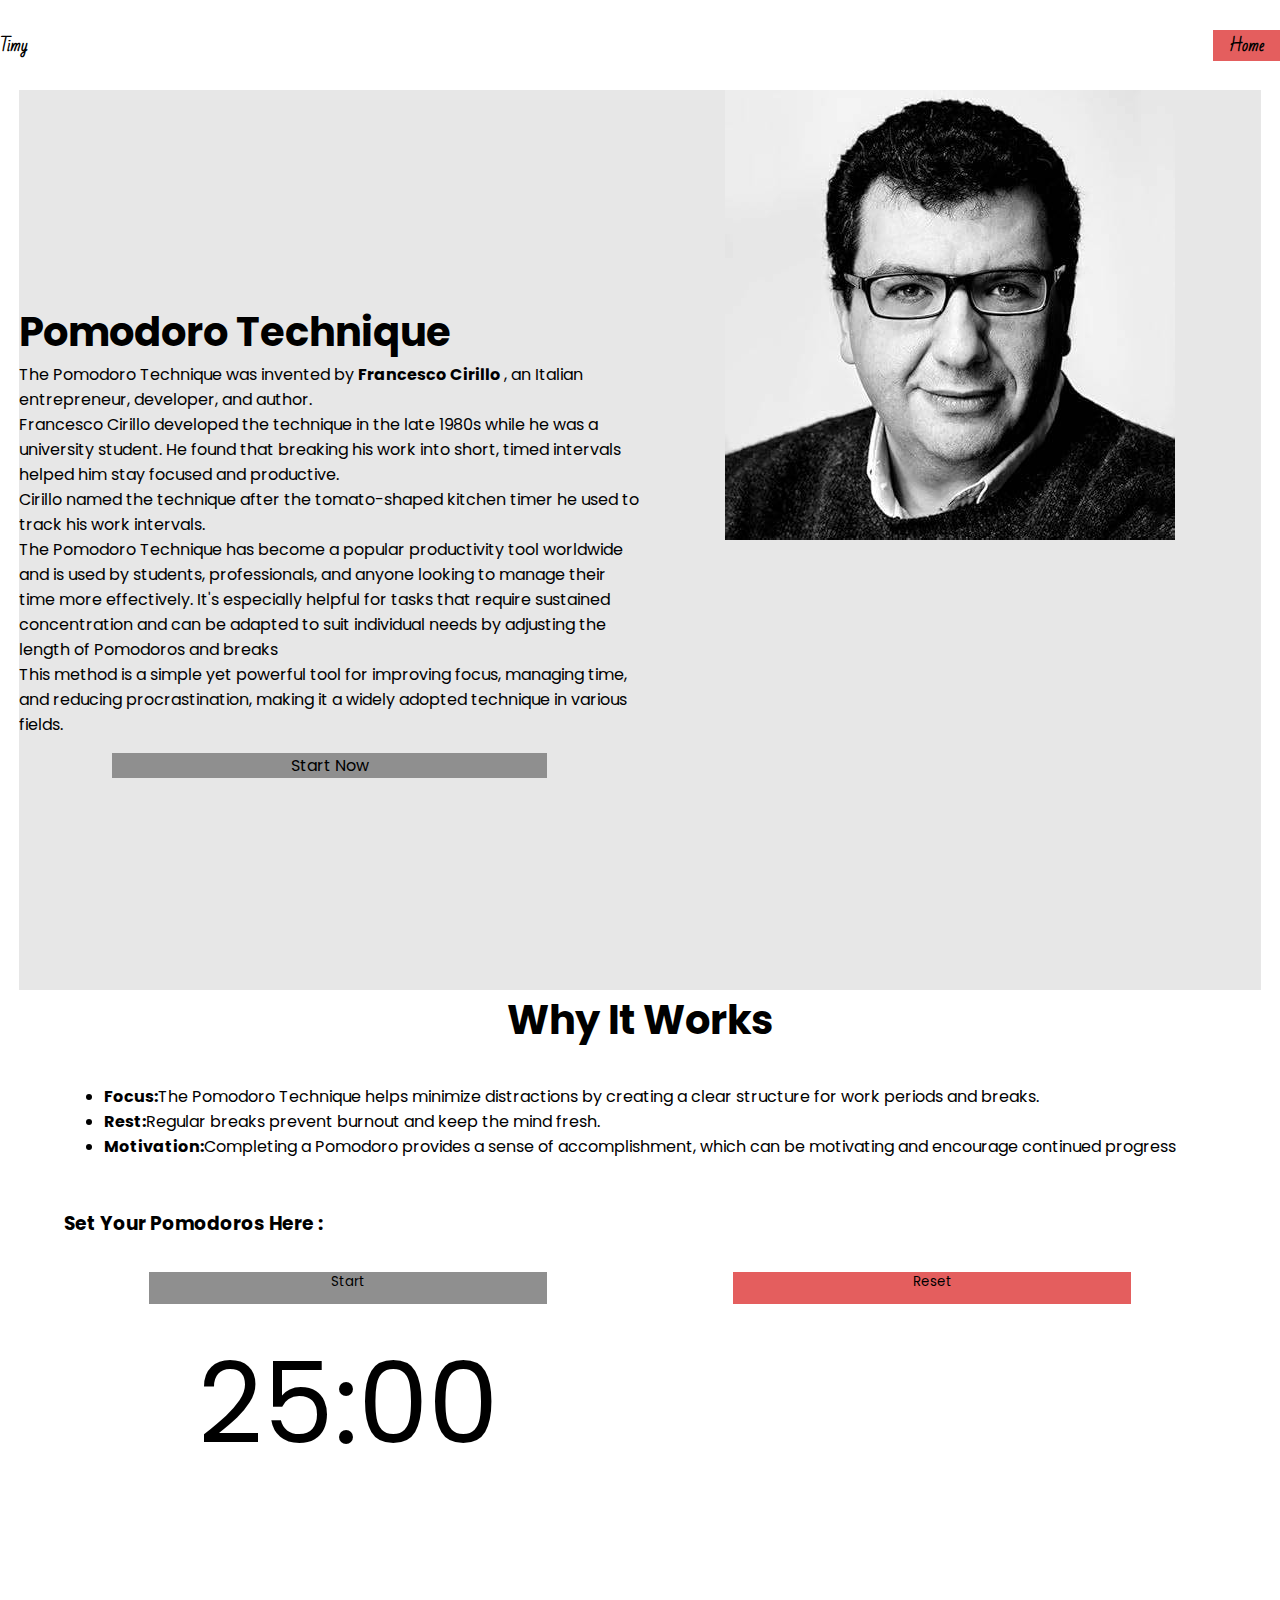
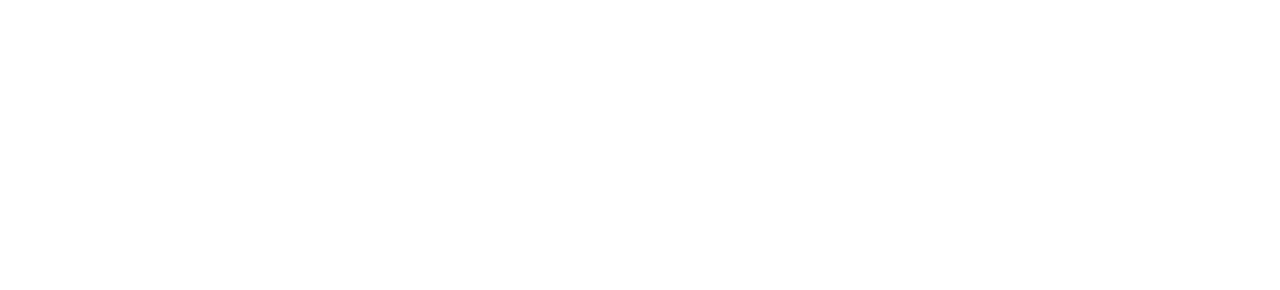
<file: timy/pages/timer-1.html>
<!DOCTYPE html>
<html lang="en">
<head>
    <meta charset="UTF-8">
    <meta name="viewport" content="width=device-width, initial-scale=1.0">
    <title>Pomodoro Technique</title>
    <link rel="stylesheet" href="pages.css">
    
</head>

<body>
    <header>
        <div class="logo">
             Timy
        </div>
        <nav>
             <a href="../index.html" class="home-btn">Home</a>
        </nav>
        
  </header>
    <section style="background-color: #E7E7E7;" class="landing-page">

        <div class="landing-page-content">

            <h1>Pomodoro Technique</h1>
            <p>The Pomodoro Technique was invented by <b>Francesco Cirillo </b>, an Italian entrepreneur, developer, and author. <br>
            Francesco Cirillo developed the technique in the late 1980s while he was a university student. He found that
            breaking his work into short, timed intervals helped him stay focused and productive. <br>
            Cirillo named the technique after the tomato-shaped kitchen timer he used to track his work intervals. <br>
            The Pomodoro Technique has become a popular productivity tool worldwide and is used by students,
            professionals, and anyone looking to manage their time more effectively. It's especially helpful for tasks that require
            sustained concentration and can be adapted to suit individual needs by adjusting the length of Pomodoros and breaks <br>
            This method is a simple yet powerful tool for improving focus, managing time, and reducing procrastination,
            making it a widely adopted technique in various fields.</p>

            <a href="#main-page" class="btn"> Start Now</a>

        </div>

        <div class="landing-page-image">
            <img src="../images/francesco-pomodoro.jfif" alt="Francesco Cirillo">
        </div>

    </section>

    <section id ="main-page">
        <h4>Why It Works</h4>
        <ul>
            <li><b>Focus:</b>The Pomodoro Technique helps minimize distractions by creating a clear structure for work periods and breaks.</li>
            <li><b>Rest:</b>Regular breaks prevent burnout and keep the mind fresh.</li>
            <li><b>Motivation:</b>Completing a Pomodoro provides a sense of accomplishment, which can be motivating and encourage continued progress</li>
        </ul>

        <h3>Set Your Pomodoros Here :</h3>
        <div class="grid-container">
        
            
            <button id="start-button">Start</button>
            <button id="reset-button" class="reset">Reset</button>

            <p id="timer-display" class="timer">25:00</p>
        </div>

    </section>



    <script src="timer-1.js"></script>
    
</body>
</html>
</file>
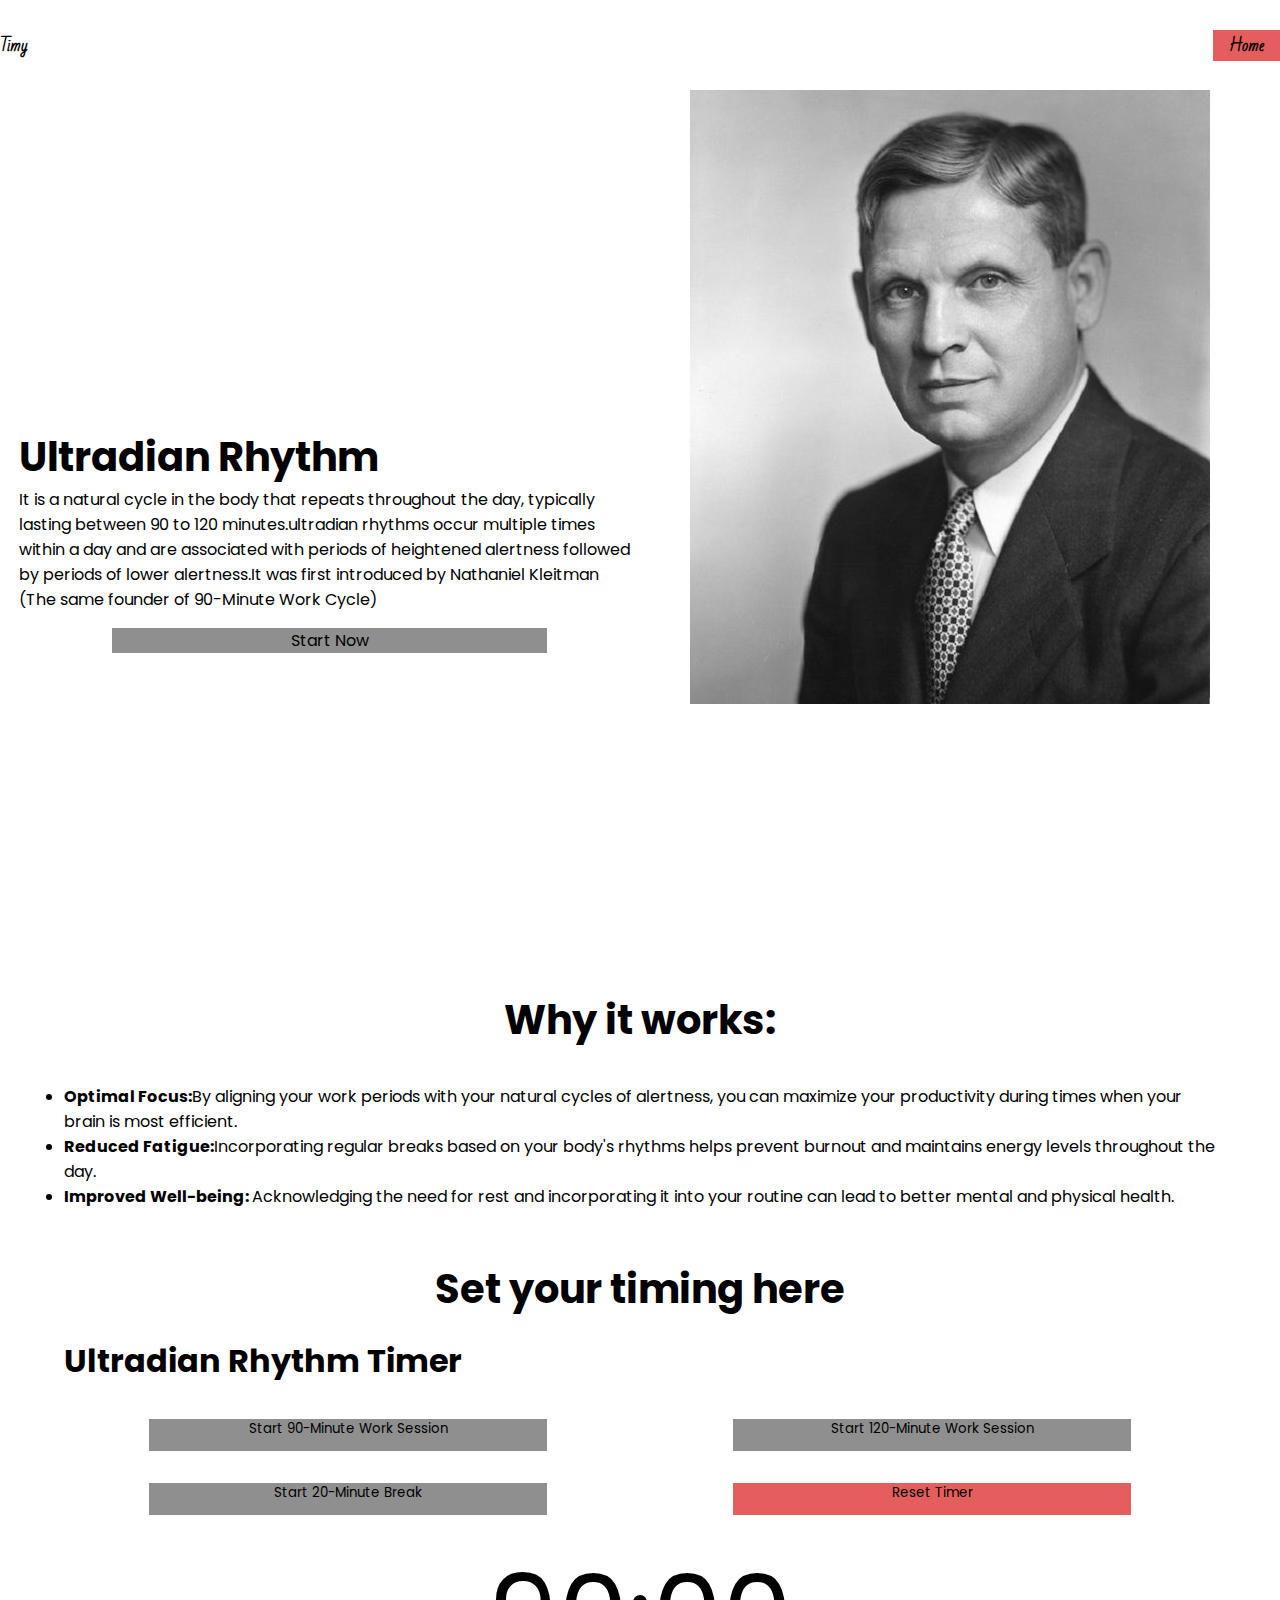
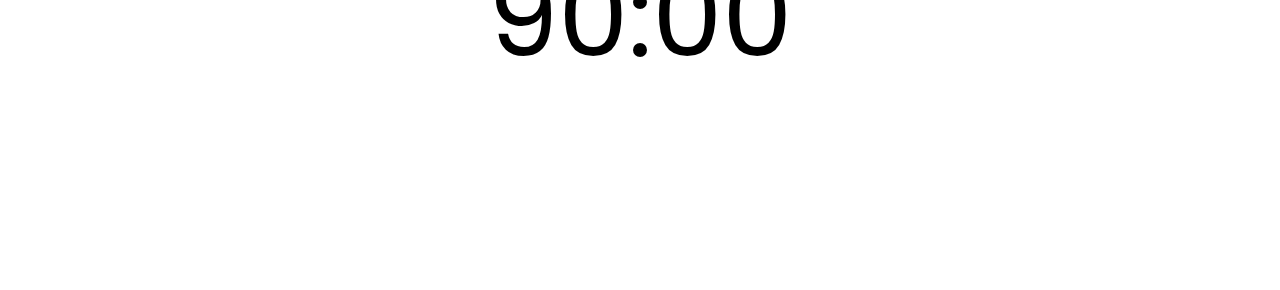
<file: timy/pages/ultradian.html>
<!DOCTYPE html>
<html lang="en">
<head>
    <meta charset="UTF-8">
    <meta name="viewport" content="width=device-width, initial-scale=1.0">
    <title>Ultradian Rhythm</title>
    <link rel="stylesheet" href="pages.css">
 
</head>

<body>
    <header>
        <div class="logo">
             Timy
        </div>
        <nav>
             <a href="../index.html" class="home-btn">Home</a>
        </nav>
        
  </header>
    <section class="landing-page">

        <div class="landing-page-content">
            <h1>Ultradian Rhythm</h1>
            <p>It is a natural cycle in the body that repeats throughout the day, 
            typically lasting between 90 to 120 minutes.ultradian rhythms 
            occur multiple times within a day and are associated with periods of heightened
            alertness followed by periods of lower alertness.It was first introduced by Nathaniel Kleitman
             (The same founder of <a href="90-minute.html">90-Minute Work Cycle</a>) </p>

            <a href="#main-page" class="btn"> Start Now</a>
        </div>

        <div class="landing-page-image">
            <img src="../images/nathaniel.jfif" alt="">
        </div>


    </section>

    <section id ="main-page">       
        <h4>Why it works:</h4>
            
        <ul>
                
            <li><b>Optimal Focus:</b>By aligning your work periods with your natural cycles of alertness, 
            you can maximize your productivity during times when your brain is most efficient.</li>

            <li><b>Reduced Fatigue:</b>Incorporating regular breaks based on your body's rhythms helps prevent burnout and maintains energy levels throughout the day.</li>

            <li><b>Improved Well-being: </b>Acknowledging the need for rest and incorporating 
            it into your routine can lead to better mental and physical health.</li>
            </ul>
            <h4>Set your timing here</h4>
            <h1>Ultradian Rhythm Timer</h1>


            <div class="grid-container">
                <button onclick="startTimer(90)">Start 90-Minute Work Session</button>
                <button onclick="startTimer(120)">Start 120-Minute Work Session</button>
                <button onclick="startBreak()">Start 20-Minute Break</button>
                <button onclick="resetTimer()" class="reset">Reset Timer</button>

            </div>

            <div class="timer" id="timer">90:00</div>

        </section>
        
        <script src="ultradian-timer.js"></script>
</body>
</html>
</file>
<file: timy/pages/pages.css>
/**********************
 Google fonts imports
***********************/

@import url('https://fonts.googleapis.com/css2?family=Bad+Script&family=Poppins:ital,wght@0,100;0,200;0,300;0,400;0,500;0,600;0,700;0,800;0,900;1,100;1,200;1,300;1,400;1,500;1,600;1,700;1,800;1,900&family=Roboto:ital,wght@0,100;0,300;0,400;0,500;0,700;0,900;1,100;1,300;1,400;1,500;1,700;1,900&family=Ysabeau+SC:wght@1..1000&display=swap');

/* 
    font-family: "Roboto", sans-serif; 

    ========= main-font ============
    font-family: "Ysabeau SC", sans-serif;

    ===== handwritting font =====
    font-family: "Bad Script", cursive;

    ===== button font ======
    font-family: "Poppins", sans-serif;
*/

/**********************
 Common Styles
***********************/
*{
    margin: 0;
    padding: 0;
   
}

body{
    font-family:"Poppins", sans-serif ;
}

section{
    height: 100vh;
    
}
a{
    text-decoration: none;
    color: black;
}


/*****************
 BUTTON STYLE
*********************/

.btn, button{
    background-color:#8f8f8f;
    width: 70%;
    margin: 1rem auto 0;
    font-family: var(--button-font);
    text-transform: capitalize;
    display: flex;
    justify-content: center;

}

.btn:hover,button:hover{
    background-color: #635d5d;
}

.reset{
    background-color: #e45e5e;
    width: 70%;
}
.reset:hover{
    background-color: #e61c1c;
}

/****************
    HEADER 
*******************/

header{
    display: flex;
    flex-direction: row;
    align-items: center;
    justify-content: space-between;
    font-family: "Bad Script", cursive;
    font-weight: 900;
    height: 10vh;
    width: 100%;
}

.home-btn{
    background-color: #e45e5e;
    padding: 0 1rem 0;
}
.home-btn:hover{
    background-color: #e61c1c;
}

/*****************
 Landing Page
*********************/

.landing-page{
    display: flex;
    width: 97vw;
    min-height: 100vh;
    height: auto;
    margin: 0 auto 0;
}

.landing-page-content {
    display: flex;
    flex-direction: column;
    justify-content: center;
    width: 50%;
    font-family: "Poppins", sans-serif;
}
.landing-page h1,.landing-page h2{
    font-size: 2.5rem;
    
}
.landing-page-image{
    display: flex;
    align-items: center;
    justify-content: center;
    width: 50%;
    height: 100%;
    overflow: hidden;
}
.landing-page-image img{
    width: auto;
    height: auto;
}

/*****************
 Main Page
*********************/

#main-page{
    width: 90%;
    margin: 0 auto 0;
    display: flex;
    flex-direction: column;
    gap: 2%;
}

#main-page h4{
    font-size: 2.5rem;
    text-align: center;
}
.grid-container{
    display: grid;
    grid-template-columns: 1fr 1fr;
    gap: 1rem;
}
.grid-container button{
    border: none;
    height: 2rem;
}

.timer{
    text-align: center;
    font-size: 7rem;
}
ul{

    margin: 1rem auto 2rem;
}
h4{
    font-size:2rem;
}






/*****************
    MEDIA QUERIES
*********************/

@media screen and (max-width:600px) {


body{
    width: 95%;
    margin: 0 auto 0;
}
    /*****************
 Landing Page
*********************/

.landing-page{
    display: flex;
   flex-direction: column-reverse;
}

.landing-page-content {
    width: 100%;
    
}
.landing-page h1{
    font-size: 1.5rem;
    text-align: center;
}

.landing-page-image{
    width: 100%;
    height: 70vh;
    overflow: hidden;
}


/*****************
 Main Page
*********************/

#main-page{
    width: 100%;
    margin: 0 auto 0;
    display: flex;
    flex-direction: column;
    gap: 2%;
}

#main-page h4{
    font-size: 1.6rem;
    text-align: center;
}
.grid-container{
    display: grid;
    grid-template-columns: 1fr ;
    gap: 1rem;
    width: 70%;
    margin: 0 auto 0;
}
.grid-container button{
    display: flex;
    align-items: center;
    border: none;
    height: 2rem;
}

.timer{
    text-align: center;
    font-size: 3rem;
}
ul{

    margin: 1rem auto 2rem;
}
h3{
    font-size: 1rem;
}
h4{
    font-size:2rem;
}

    
}
</file>
